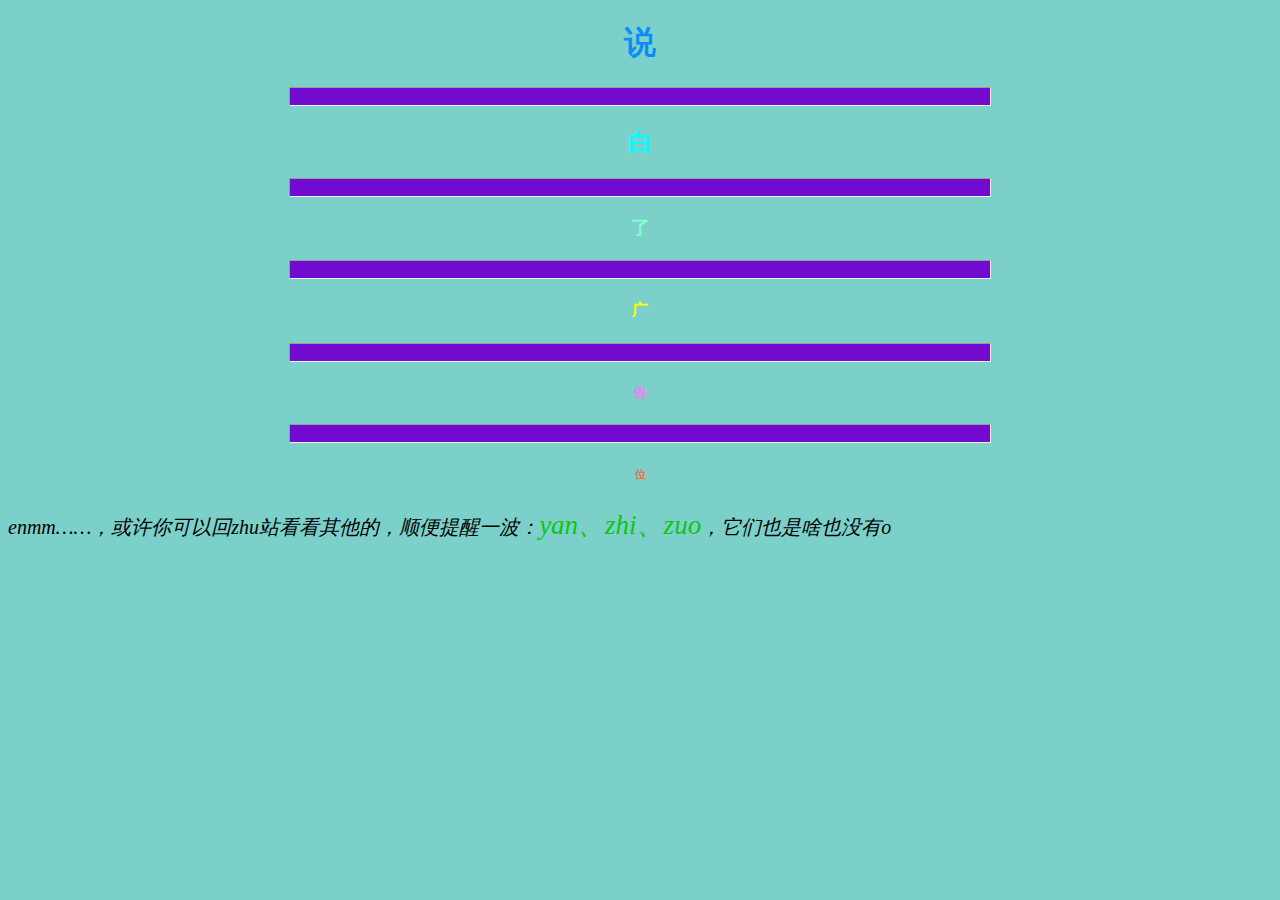
<file: fu/fun1.html>
<!DOCTYPE html>
<html lang="en">
<head>
    <meta charset="UTF-8">
    <meta name="viewport" content="width=device-width, initial-scale=1.0">
    <title>风</title>
    <style>

        body{
            background-color: rgb(124, 208, 202);
        }
        body h1{
            color: rgb(12, 139, 249);
            text-align: center;
        }
        body h2{
            text-align: center;
            color: aqua;
        }
        body h3{
            text-align: center;
            color: aquamarine;
        }
        body h4{
            text-align: center;
            color: yellow;
        }
        body h5{
            text-align: center;
            color: violet;
        }
        body h6{
            text-align: center;
            color: tomato;
        }
        hr{
            width: 700px;
            height: 17px;
            background-color: rgb(112, 11, 207);
        }
        i{
            font-size: 20px;
            font-family: 楷体;
        }
        span{
            font-size: 27px;
            color: rgb(12, 198, 19);
        }
    </style>
</head>
<body>
    <h1>说</h1>
    <hr>
    <h2>白</h2>
    <hr>
    <h3>了</h3>
    <hr>
    <h4>广</h4>
    <hr>
    <h5>告</h5>
    <hr>
    <h6>位</h6>

    <i>enmm……，或许你可以回zhu站看看其他的，顺便提醒一波：<span>yan、zhi、zuo</span>，它们也是啥也没有o</i>
</body>
</html>
</file>
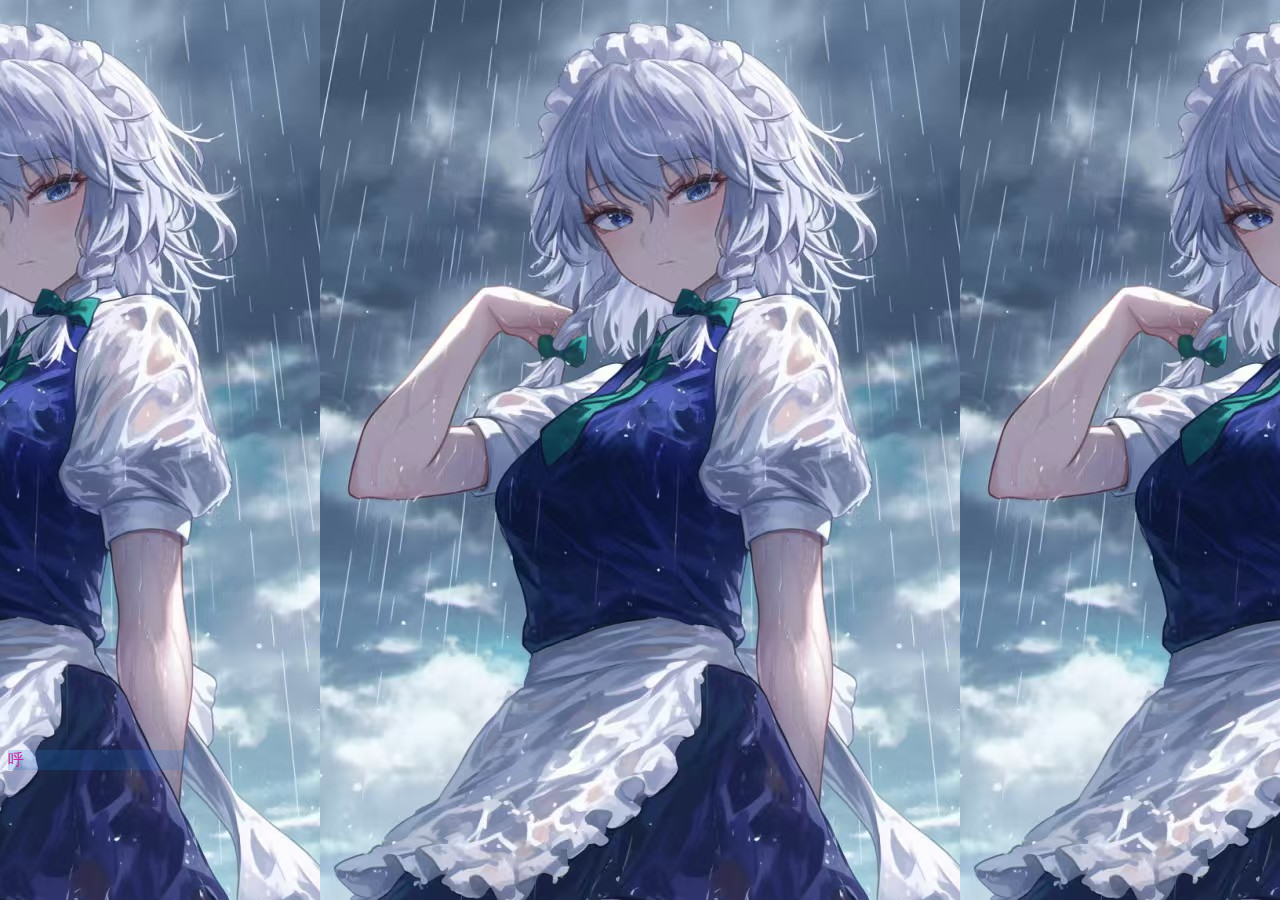
<file: fu/fun2.html>
<!DOCTYPE html>
<html lang="en">
<head>
    <meta charset="UTF-8">
    <meta name="viewport" content="width=device-width, initial-scale=1.0">
    <title>衍</title>
    <link rel="stylesheet" href="../cs/fu2.css">
</head>
<body>
    <div class="div1">
        <p id="p"></p > 
            <script>
                     let  str="呼，看来你还是点了进来来"
                     let  i= 0
                     let  timer=setInterval(()=>{
                        p.innerText  +=str[i]
                        i++
                        if(i==str.length-1)      {
                          clearInterval(timer)
                         }
                     },400)
                 </script>  
    </div>
</body>
</html>
</file>
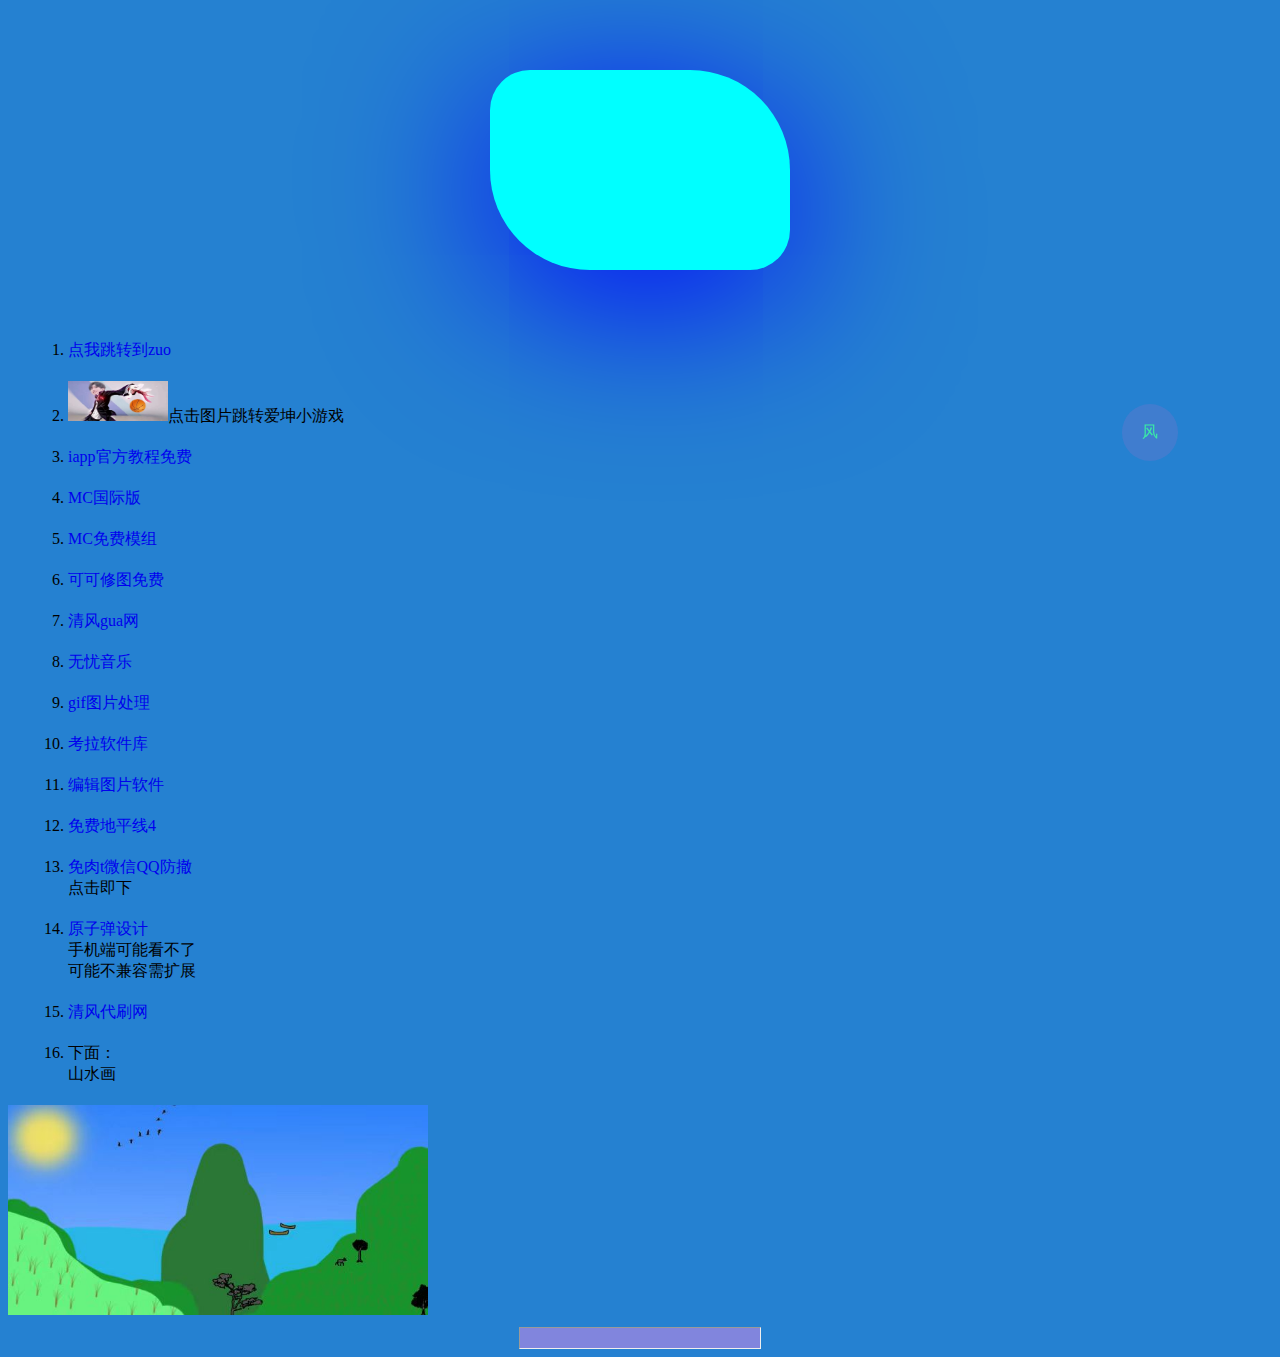
<file: fu/fun3.html>
<!DOCTYPE html>
<html lang="en">

<head>
    <meta charset="UTF-8">
    <meta name="viewport" content="width=device-width, initial-scale=1.0">
    <title>制</title>
    <link rel="stylesheet" href="../cs/fu3.css">
</head>

<body>
    <script src="../jeisi/yin3.js"></script>
    <div id="musicControl" class="button"></div>
    <audio id="audio" >
        <source src="fun3/人生短短，不妨大胆一点.mp3" type="audio/mpeg">
        <source src="../fu/fun3/练习两年半.MP3" type="audio/mpeg">
        <source src="../fu/fun3/我是一名ikun.MP3" type="audio/mpeg">
        <source src="../fu/fun3/小黑子.MP3" type="audio/mpeg">
        <source src="../fu/fun3/爱坤之歌.mp3" type="audio/mpeg">
        <source src="../fu/fun3/音阙诗听锦零-空山新雨后_cut.mp3" type="audio/mpeg">
    </audio>
    <div class="t1"></div>
    <ol>
        <li><a href="fun4.html">点我跳转到zuo</a></li>
        <li><a href="https://cdn.198434.com/cli/H5/sheep2sheepkun/"><img width="100" height="40px" src="../cs/tupian/爱坤.jpg" alt="jiazaibuchulai" title="爱坤"></a>点击图片跳转爱坤小游戏</li>
        <li><a href="http://iapp.i63.cn:8811/30/i/h.aspx?p=v&i=12748">iapp官方教程免费</a></li>
        <li><a href="https://mcapks.net/">MC国际版</a></li>
        <li><a href="https://www.123684.com/s/I24ljv-zeYw">MC免费模组</a></li>
        <li><a href="https://www.123684.com/s/I24ljv-zeYw">可可修图免费</a></li>
        <li><a href="https://4ssqq86.9sfk.com/?cid=146">清风gua网</a></li>
        <li><a href="http://www.qeecc.com/">无忧音乐</a></li>
        <li><a href="https://www.yasuotu.com/index.php/gif">gif图片处理</a></li>
        <li><a href="https://www.kaolarj.com/">考拉软件库</a></li>
        <li><a href="https://www.yuque.com/qcmt/hg31u5/wydznf6r4wdwtuua">编辑图片软件</a></li>
        <li><a href="https://koyso.com/?keywords=4">免费地平线4</a></li>
        <li><a href="防撤回.APK">免肉t微信QQ防撤</a><br>点击即下</li>
        <li><a href="原子弹设计.pdf">原子弹设计</a><br>手机端可能看不了<br/>可能不兼容需扩展<br></li>
        <li><a href="http://y73m0m8.baozouba.com/">清风代刷网</a></li>
        <li>下面：<br>山水画</li>
    </ol>
        <img  width="420px" src="../cs/tupian/山水画.jpg" alt="jiazaibuchulai" title="山水画">
        <hr>
</body>

</html>
</file>
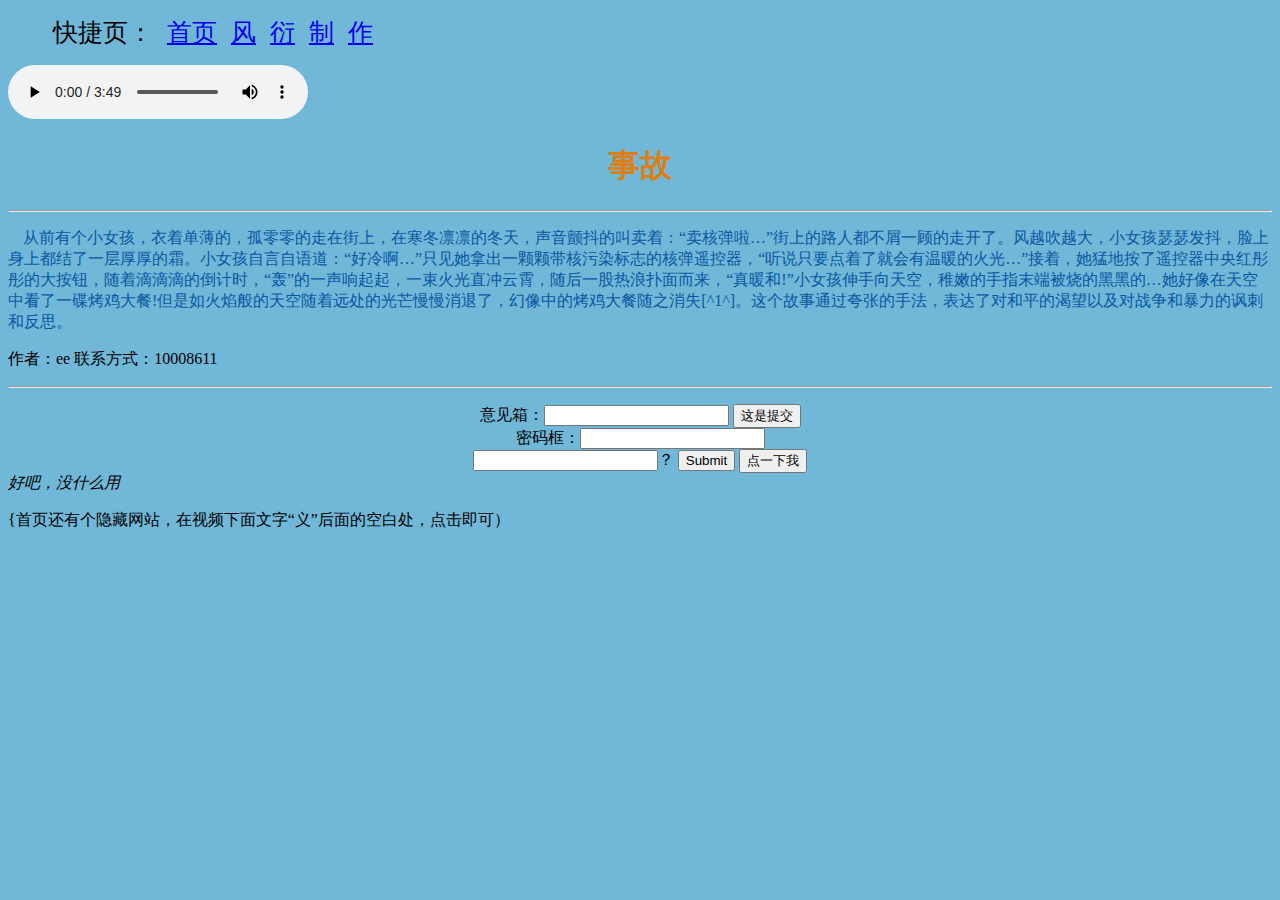
<file: fu/fun4.html>
<!DOCTYPE html>
<html lang="en">

<head>
    <meta charset="UTF-8">
    <meta name="viewport" content="width=device-width, initial-scale=1.0">
    <title>作</title>
    <style>
        body {
            background-color: rgba(56, 155, 201, 0.718);
            justify-content: center;
        }

        div {
            position: relative;
            top: 0px;
            left: 0px;
        }


        li {
            display: inline-block;
            margin: 0 5px;
            font-family: 楷体;
            font-size: 25px;
        }

        .pl1 {
            text-indent: 15px;
            color: rgb(10, 88, 162);
            font-family: kaiti;
        }
        h1{
            font-family: 草书;
            color: rgb(221, 127, 20);
        }
    </style>
</head>

<body>
    <p>
    <div>
        <ul>
            <li>快捷页：</li>
            <li><a href="../index.html">首页</a></li>
            <li><a href="../fu/fun1.html">风</a></li>
            <li><a href="../fu/fun2.html">衍</a></li>
            <li><a href="../fu/fun3.html">制</a></li>
            <li><a href="../fu/fun4.html">作</a></li>
        </ul>
    </div>
    <audio src="那朵玫瑰没有荆棘.mp3" controls></audio>
    </p>
    <h1 align="center">事故</h1>
    <hr>
    <p class="pl1">
        从前有个小女孩，衣着单薄的，孤零零的走在街上，在寒冬凛凛的冬天，声音颤抖的叫卖着：“卖核弹啦…”街上的路人都不屑一顾的走开了。风越吹越大，小女孩瑟瑟发抖，脸上身上都结了一层厚厚的霜。小女孩自言自语道：“好冷啊…”只见她拿出一颗颗带核污染标志的核弹遥控器，“听说只要点着了就会有温暖的火光…”接着，她猛地按了遥控器中央红彤彤的大按钮，随着滴滴滴的倒计时，“轰”的一声响起起，一束火光直冲云霄，随后一股热浪扑面而来，“真暖和!”小女孩伸手向天空，稚嫩的手指末端被烧的黑黑的…她好像在天空中看了一碟烤鸡大餐!但是如火焰般的天空随着远处的光芒慢慢消退了，幻像中的烤鸡大餐随之消失[^1^]。这个故事通过夸张的手法，表达了对和平的渴望以及对战争和暴力的讽刺和反思。
    <footer>作者：ee
        联系方式：10008611
    </footer>
    </p>
    <hr>
    <p>
    <form align="center">
        意见箱：<input type="text">
        <button>这是提交</button>
        <br>
        密码框：<input type="password">
        <br>
        <input>？
        <input type="submit">
        <button>点一下我</button>
    </form>
    <i>好吧，没什么用</i>
    </p>
        <p>{首页还有个隐藏网站，在视频下面文字“义”后面的空白处，点击即可）</p>

</body>

</html>
</file>
<file: cs/fu2.css>
body{
    background-image: url("tupian/fu21.jpg");
    background-position: center top;
}
.div1{
    width: 180px;
    height: 20px;
    background-color: rgba(30, 122, 214, 0.2);
    margin-top: 750px;
}
p{
    color: rgb(199, 43, 163);
    font-family: 楷体;
}
</file>
<file: cs/fu3.css>
body{
    background-color: rgb(37, 129, 209);
}
.button {
    cursor: pointer;
    padding: 18px 20px;
    border: none;
    background-color: #e264cb25;
    color: rgb(58, 236, 165);
    text-align: center;
    text-decoration: none;
    display: inline-block;
    font-size: 16px;
    margin: 4px 2px;
    transition: background-color 0.3s;
    border-radius: 5px;
    border-radius: 100%;
    position: fixed;
    top: 400px;
    right: 100px;
}
  
  .button:hover {
    background-color: #45a04933;
  }
  
  #musicControl.playing::before {
    content: "衍";
  }
  
  #musicControl:not(.playing)::before {
    content: "风";
  }



  .t1{
        width: 300px;
        height: 200px;
        margin: 70px auto;
        background-color: aqua;
        border-radius: 40px 100px;
        box-shadow: 0 30px 170px blue;
        animation: name 7s ease-in-out infinite alternate;
  }
  @keyframes name{
    0%{
        opacity: 0.2;
        box-shadow: 0 30px 77px rgb(83, 165, 243);
    }
    25%{
        opacity: 0.4;
        box-shadow: 0 30px 77px rgb(49, 161, 164);
    }
    50%{
        opacity: 0.7;
        box-shadow: 0 30px 77px rgb(132, 186, 45);
    }
    75%{
        opacity: 0.8;
        box-shadow: 0 30px 77px rgb(180, 83, 195);
    }
    100%{
        opacity: 0.1;
        box-shadow: 0 30px 77px rgb(197, 95, 129);
    }
}

a{
    text-decoration: none;
}
hr{
    width: 240px;
    height: 20px;
    background-color: rgba(186, 135, 228, 0.619);
}
ol li{
    margin: 20px;
}
</file>
